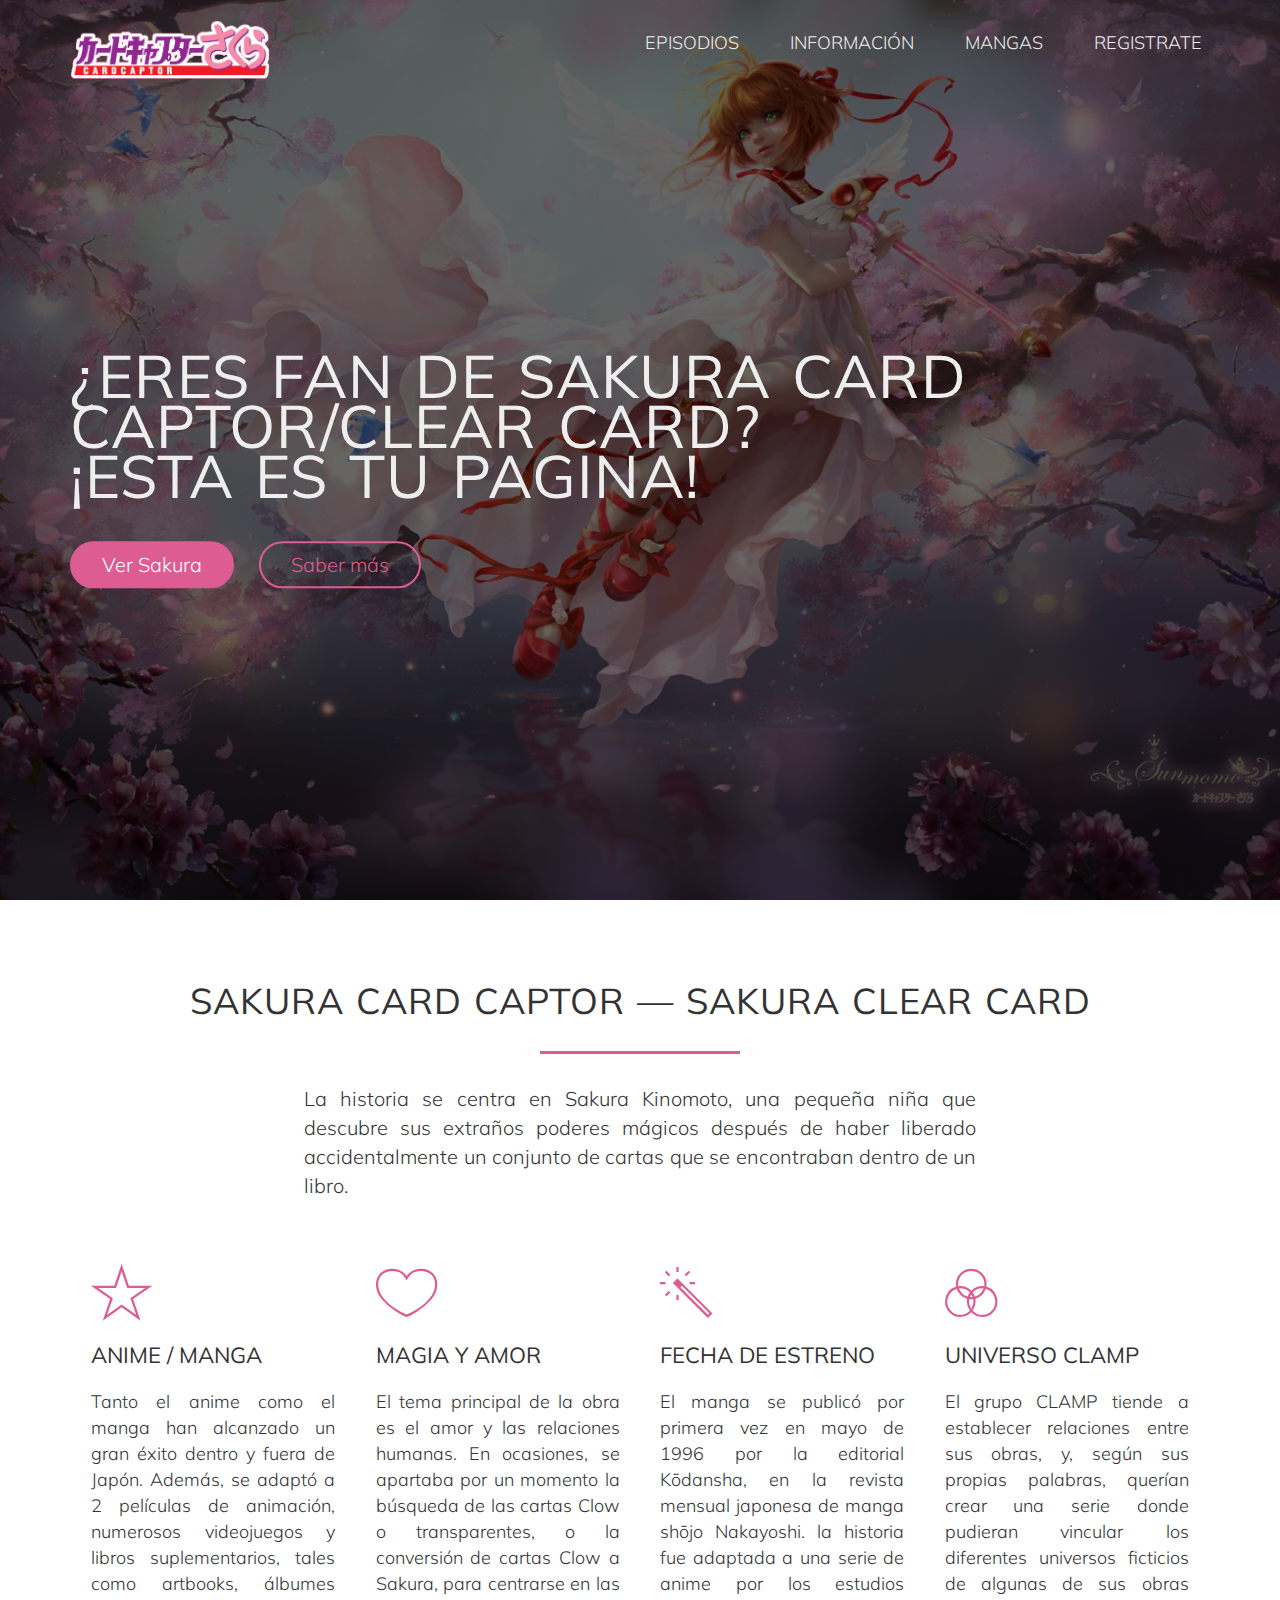
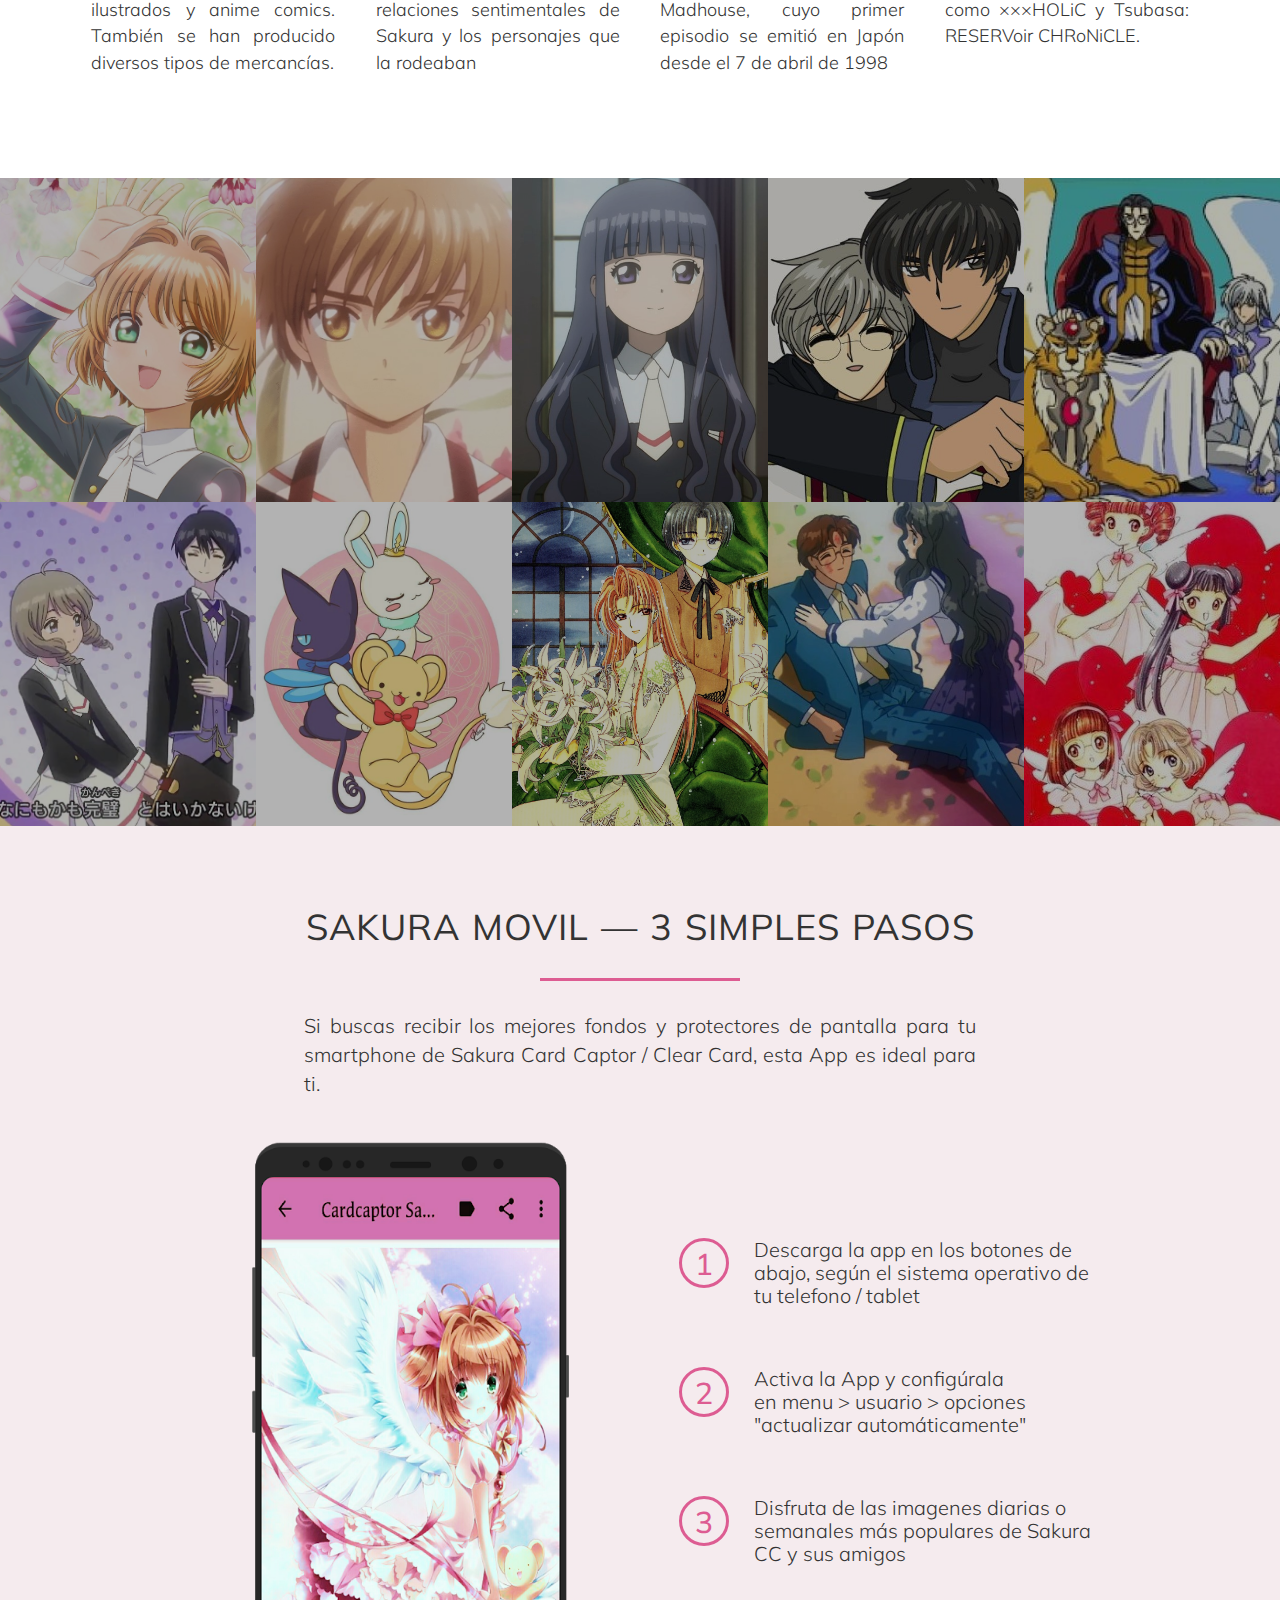
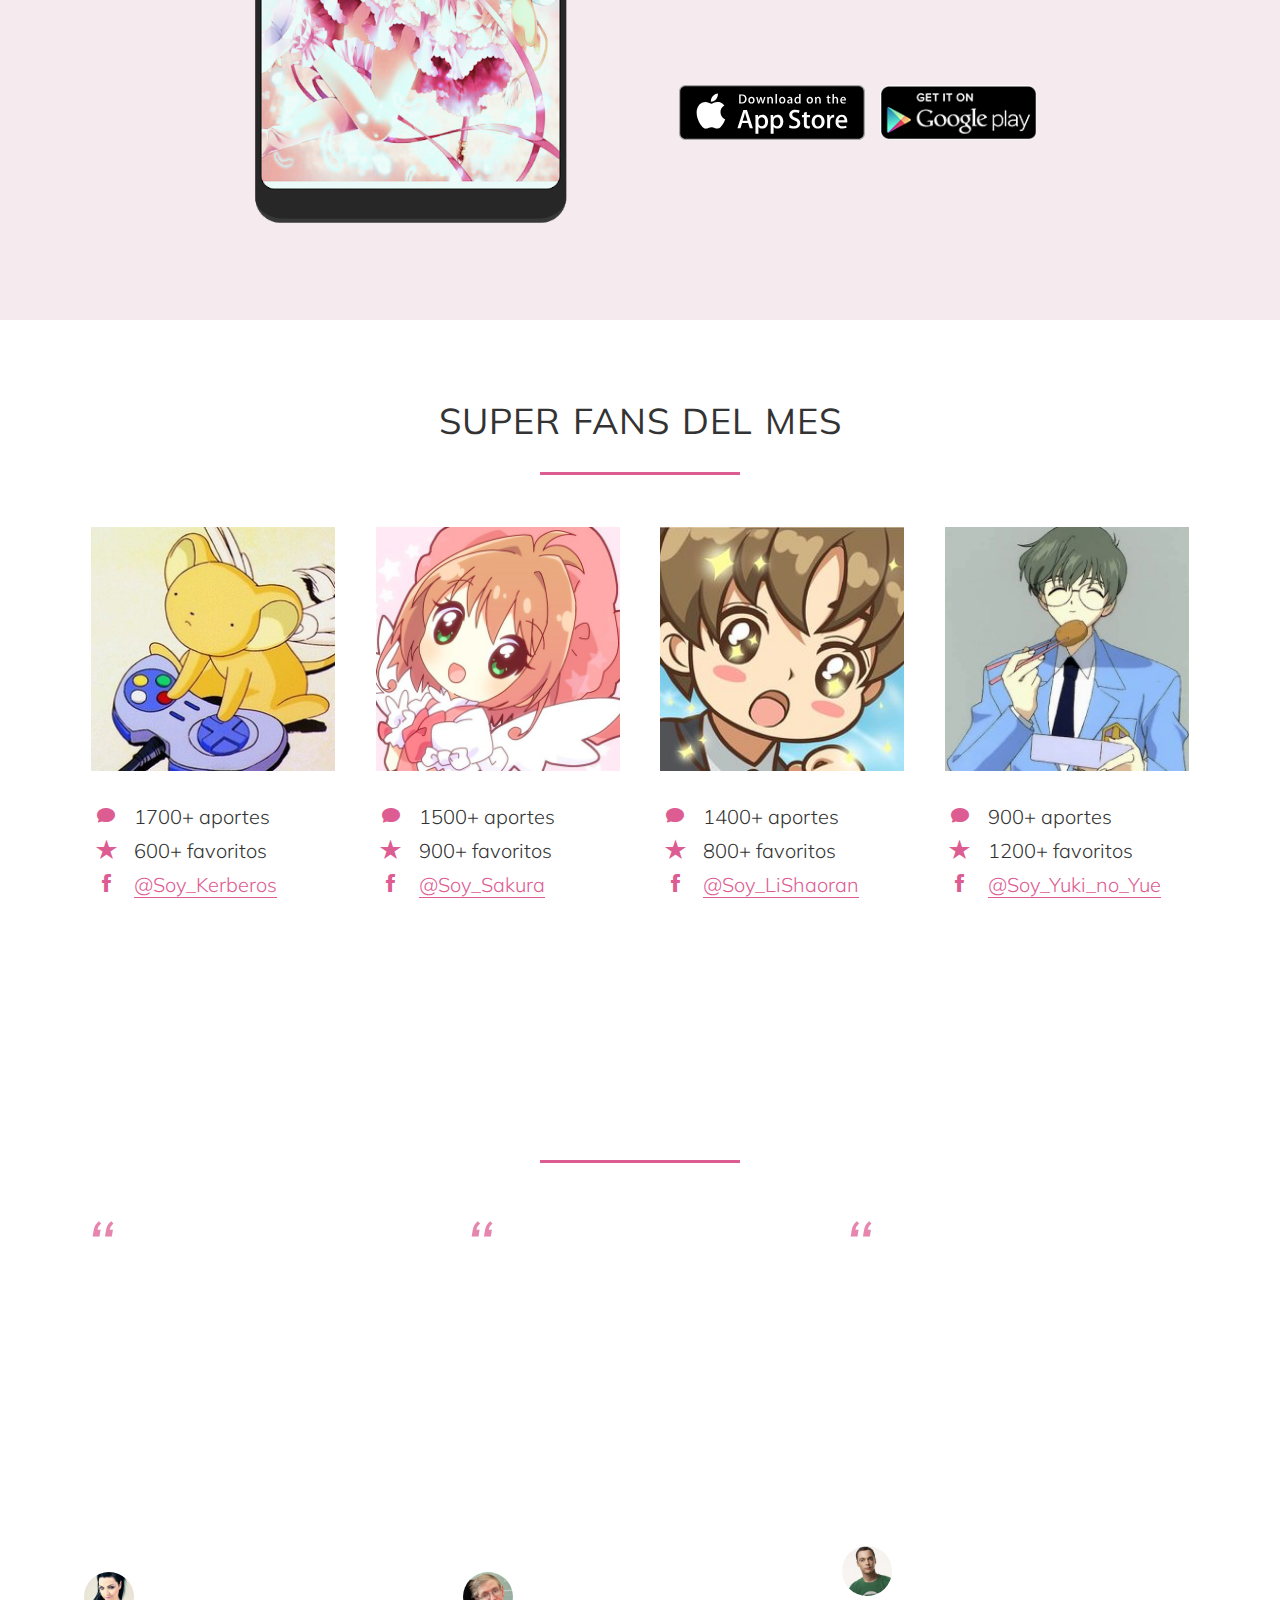
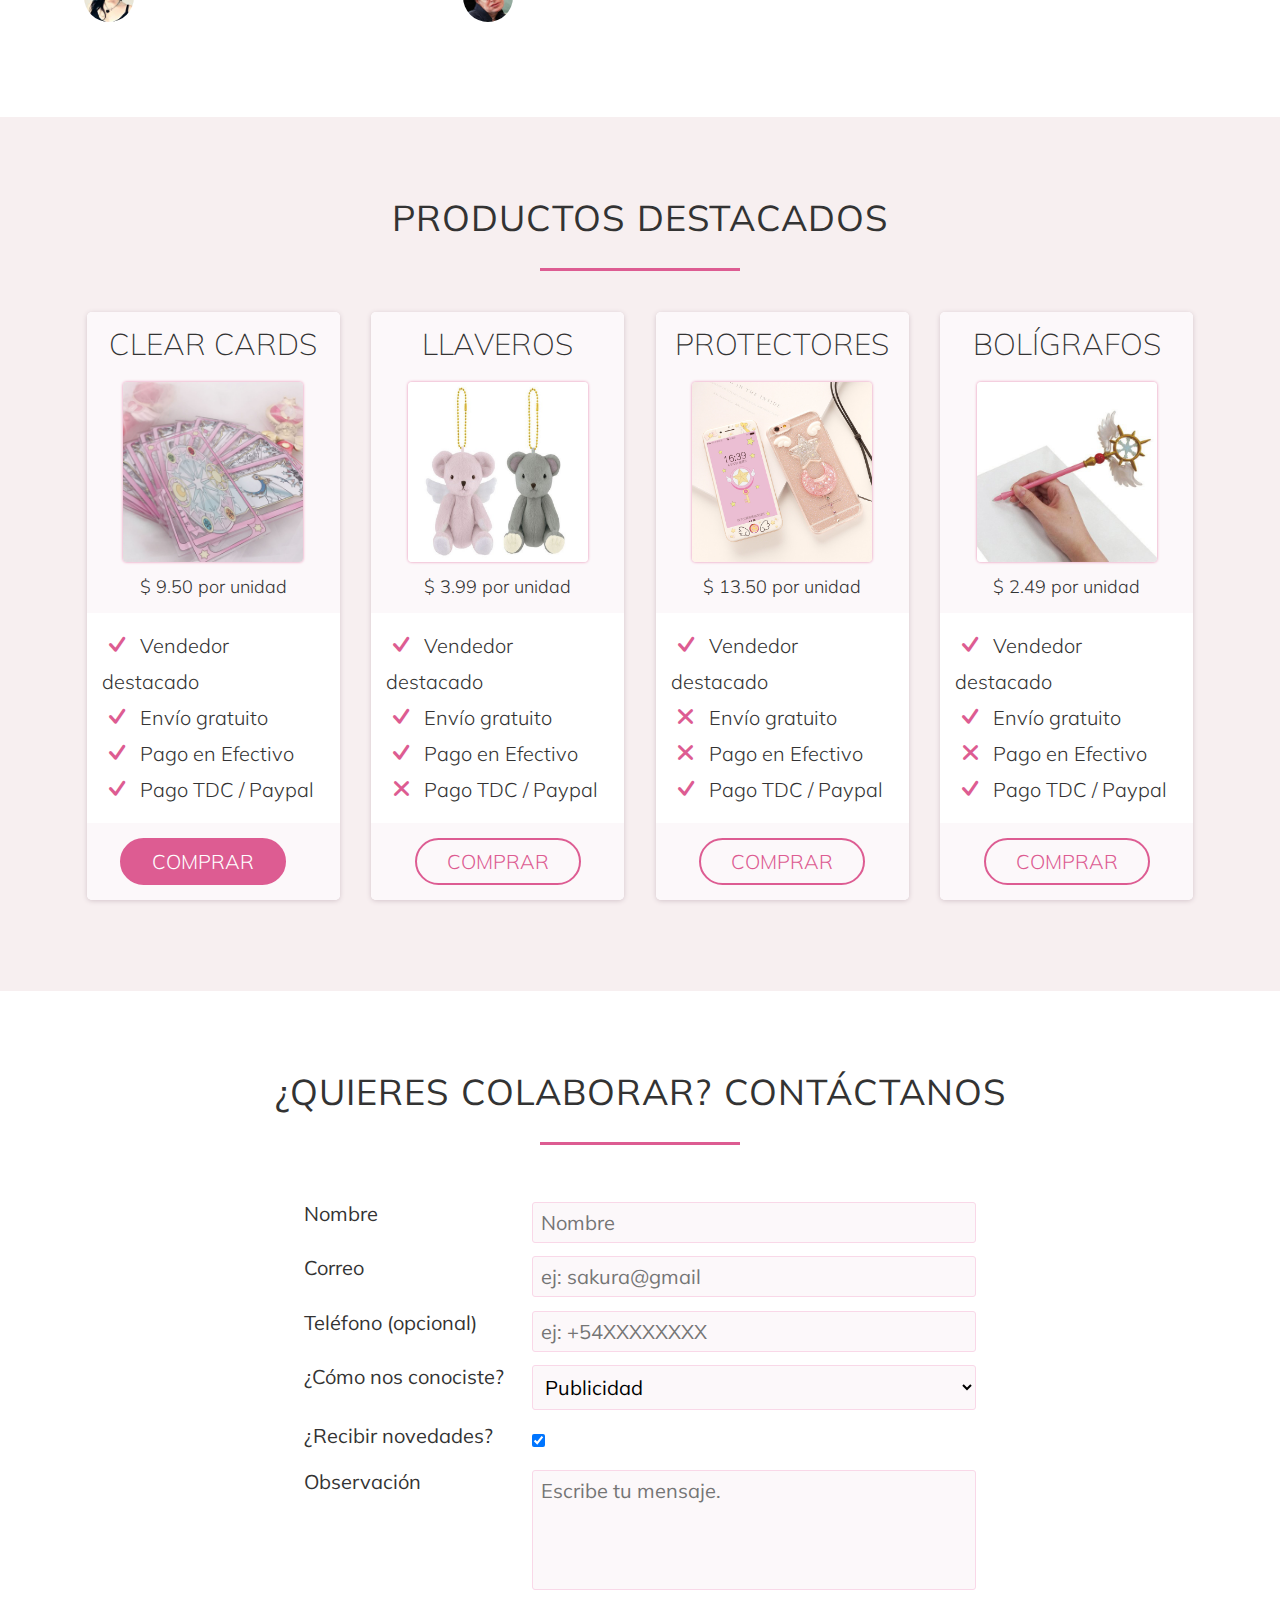
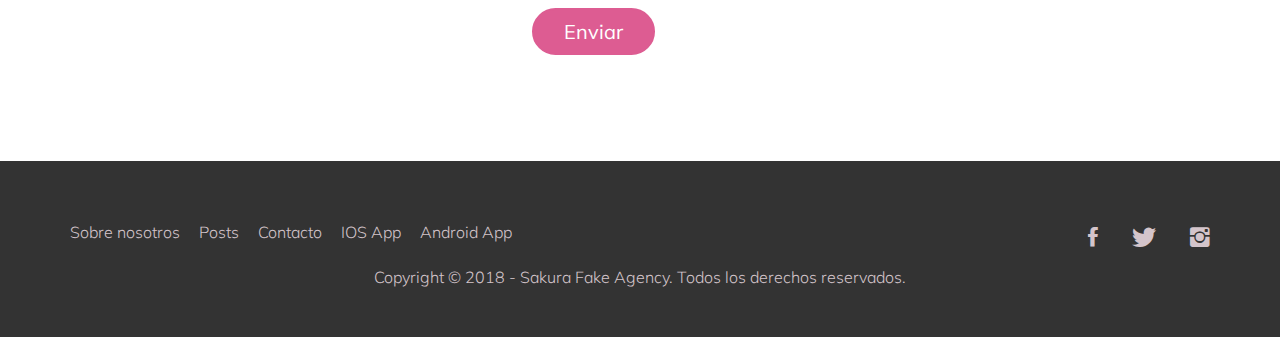
<file: projects/sakura-fanpage/index.html>
<!DOCTYPE html>
<html>
    <head>
        <link href="https://fonts.googleapis.com/css?family=Muli:200,300,400,600,500i" rel="stylesheet">
        <link rel="stylesheet" type="text/css" href="vendors/css/grid.css">
        <link rel="stylesheet" type="text/css" href="vendors/css/ionicons.min.css">
        <link rel="stylesheet" type="text/css" href="vendors/css/normalize.css">
        <link rel="stylesheet" type="text/css" href="resources/css/style.css">
        <link rel="stylesheet" type="text/css" href="resources/css/queries.css">
        <title>Sakura</title>
        <meta name="viewport" content="width=device-width, initial-scale=1, shrink-to-fit=no">
    </head>

    <body>
        <header>
            <nav class="row">
                <img src="resources/img/letras-logo.png" alt="sakura logo" class="logo">
                <ul class="main-nav">
                        <li><a href="#">Episodios</a></li>
                        <li><a href="#">Información</a></li>
                        <li><a href="#">Mangas</a></li>
                        <li><a href="#">Registrate</a></li>
                    </ul>
            </nav>
            
            <div class="opening-section">
                <h1>¿Eres fan de sakura card captor/clear card? <br> ¡Esta es tu pagina!</h1>
                <a class="btn btn-full" href="#">Ver Sakura</a>
                <a class="btn btn-ghost" href="#">Saber más</a>
            </div>

        </header>
        <section class="section-features">
            <div class="row">
                <h2>Sakura Card Captor  &mdash; Sakura Clear Card</h2>
                <p class="long-copy">La historia se centra en Sakura Kinomoto, una pequeña niña que descubre sus extraños poderes mágicos después de haber liberado accidentalmente un conjunto de cartas que se encontraban dentro de un libro.</p>
            </div>
            <div class="row">
                <div class="col span-1-of-4 box">
                    <i class="ion-ios-star-outline icon-big"></i>
                    <h3>Anime / Manga</h3>
                    <p>Tanto el anime como el manga han alcanzado un gran éxito dentro y fuera de Japón. Además, se adaptó a 2 películas de animación, numerosos videojuegos y libros suplementarios, tales como artbooks, álbumes ilustrados y anime comics. También se han producido diversos tipos de mercancías.</p>
                </div>
                <div class="col span-1-of-4 box">
                    <i class="ion-ios-heart-outline icon-big"></i>
                    <h3>Magia y Amor</h3>
                    <p>El tema principal de la obra es el amor y las relaciones humanas.​ En ocasiones, se apartaba por un momento la búsqueda de las cartas Clow o transparentes, o la conversión de cartas Clow a Sakura, para centrarse en las relaciones sentimentales de Sakura y los personajes que la rodeaban</p>
                </div>
                <div class="col span-1-of-4 box">
                    <i class="ion-ios-color-wand-outline icon-big"></i>
                    <h3>Fecha de Estreno</h3>
                    <p>El manga se publicó por primera vez en mayo de 1996 por la editorial Kōdansha, en la revista mensual japonesa de manga shōjo Nakayoshi. la historia fue adaptada a una serie de anime por los estudios Madhouse, cuyo primer episodio se emitió en Japón desde el 7 de abril de 1998</p>
                </div>
                <div class="col span-1-of-4 box">
                    <i class="ion-ios-color-filter-outline icon-big"></i>
                    <h3>Universo CLAMP</h3>
                    <p>El grupo CLAMP tiende a establecer relaciones entre sus obras, y, según sus propias palabras, querían crear una serie donde pudieran vincular los diferentes universos ficticios de algunas de sus obras como ×××HOLiC y Tsubasa: RESERVoir CHRoNiCLE.</p>
                </div>
            </div>
        </section>

        <section class="section-img">
            <ul class="list-img clearfix">
                <li>
                    <figure class="fig-img">
                        <img src="resources/img/sakkinomoto.jpg" alt="">
                    </figure>
                </li><li>
                    <figure class="fig-img">
                        <img src="resources/img/lishaoran.jpg" alt="">
                    </figure>
                </li><li>
                    <figure class="fig-img">
                        <img src="resources/img/tomoyo.jpg" alt="">
                    </figure>
                </li><li>
                    <figure class="fig-img">
                        <img src="resources/img/toyayuki.jpg" alt="">
                    </figure>
                </li><li>
                    <figure class="fig-img">
                        <img src="resources/img/kebyue.jpg" alt="">
                    </figure>
                </li>           
            </ul>
            <ul class="list-img clearfix">
                <li>
                    <figure class="fig-img">
                        <img src="resources/img/kaitoakiho.jpg" alt="">
                    </figure>
                </li>
                <li>
                    <figure class="fig-img">
                        <img src="resources/img/3g.jpg" alt="">
                    </figure>
                </li>
                <li>
                    <figure class="fig-img">
                        <img src="resources/img/eyk.jpg" alt="">
                    </figure>
                </li>
                <li>
                    <figure class="fig-img">
                        <img src="resources/img/nadeshiko-fjitaka.jpg" alt="">
                    </figure>
                </li>
                <li>
                    <figure class="fig-img">
                        <img src="resources/img/chicas.jpg" alt="">
                    </figure>
                </li>
               
            </ul>
        </section>
        <section class="section-steps">
            <div class="row">
                <h2>Sakura Movil &mdash; 3 simples pasos</h2>
                <p class="long-copy">Si buscas recibir los mejores fondos y protectores de pantalla para tu smartphone de Sakura Card Captor / Clear Card, esta App es ideal para ti.</p>
            </div>
            <div class="row">
                <div class="col span-1-of-2 step-box">
                    <img src="resources/img/img-app.png" alt="App para smartphone" class="app-img">
                </div>
                <div class="col span-1-of-2 step-box">
                    <div class="steps">
                        <div>1</div>
                        <p>Descarga la app en los botones de abajo, según el sistema operativo de tu telefono / tablet</p>
                    </div>
                    <div class="steps">
                        <div>2</div>
                        <p>Activa la App y configúrala <br> en menu > usuario > opciones "actualizar automáticamente"</p>
                    </div>
                    <div class="steps">
                        <div>3</div>
                        <p>Disfruta de las imagenes diarias o semanales más populares de Sakura CC y sus amigos</p>
                    </div>
                    <a href="#" class="btn-app">
                        <img src="resources/img/download-app.svg" alt="App store btn">
                    </a>
                    <a href="#" class="btn-app">
                        <img src="resources/img/download-app-android.png" alt="play store btn">
                    </a>
                </div>
            </div>
        </section>
        <section class="section-cities">
            <div class="row">
                <h2>Super Fans del mes</h2>
            </div>
            <div class="row">
                <div class="col span-1-of-4 box">
                    <img src="resources/img/user1.jpg" alt="">
                    <h3></h3>
                    <div class="icon-text">
                        <i class="ion-ios-chatbubble"></i>
                        1700+ aportes
                    </div>
                    <div class="icon-text">
                        <i class="ion-ios-star"></i>
                        600+ favoritos
                    </div>
                    <div class="icon-text">
                        <i class="ion-social-facebook"></i>
                        <a href="#">@Soy_Kerberos</a>
                    </div>
                </div>
                <div class="col span-1-of-4 box">
                    <img src="resources/img/user2.jpg" alt="">
                    <h3></h3>
                    <div class="icon-text">
                        <i class="ion-ios-chatbubble"></i>
                        1500+ aportes
                    </div>
                    <div class="icon-text">
                        <i class="ion-ios-star"></i>
                        900+ favoritos
                    </div>
                    <div class="icon-text">
                        <i class="ion-social-facebook"></i>
                        <a href="#">@Soy_Sakura</a>
                    </div>
                </div>
                <div class="col span-1-of-4 box">
                    <img src="resources/img/user3.jpg" alt="">
                    <h3></h3>
                    <div class="icon-text">
                        <i class="ion-ios-chatbubble"></i>
                        1400+ aportes
                    </div>
                    <div class="icon-text">
                        <i class="ion-ios-star"></i>
                        800+ favoritos
                    </div>
                    <div class="icon-text">
                        <i class="ion-social-facebook"></i>
                        <a href="#">@Soy_LiShaoran</a>
                    </div>
                </div>
                <div class="col span-1-of-4 box">
                    <img src="resources/img/user4.jpg" alt="">
                    <h3></h3>
                    <div class="icon-text">
                        <i class="ion-ios-chatbubble"></i>
                        900+ aportes
                    </div>
                    <div class="icon-text">
                        <i class="ion-ios-star"></i>
                        1200+ favoritos
                    </div>
                    <div class="icon-text">
                        <i class="ion-social-facebook"></i>
                        <a href="#">@Soy_Yuki_no_Yue</a>
                    </div>
                </div>

            </div>
        </section>

        <section class="section-comentarios">
            <div class="row">
                <h2>Opiniones destacadas</h2>
            </div>
            <div class="row">
                <div class="col span-1-of-3">
                    <blockquote>  
                            &nbsp; Es uno de esos animes que todos pueden disfrutar, independientemente de su edad y sexo. Si bien es un anime femenino mágico típico, la trama está realmente entrelazada con mucha comedia y romance. A menudo olvidas que estás mirando a alguien capturar cartas, más bien, vivirás la experiencia de una chica elemental no tan típica cuya vida fue cambiada de muchas maneras al encontrar las cartas.
                        <cite><img src="resources/img/autor1.jpg" alt="primer autor">Amy Lee</cite>
                    </blockquote>
                </div>
                <div class="col span-1-of-3">
                    <blockquote>  
                            &nbsp; Cardcaptor Sakura es quizás el mejor anime producido. Es más que solo un título que es influyente. Es un ejemplo de una serie que no tenía miedo a tomar riesgos y desafiar las convenciones comunes del género con el fin de maximizar la calidad. Y aunque puede parecer un anime de mahou shoujo estándar a primera vista, aquí hay mucha más profundidad de la que podría revelar una mirada superficial.
                        <cite><img src="resources/img/autor2.jpg" alt="segundo autor">Stephen Hawking</cite>
                    </blockquote>
                </div>
                <div class="col span-1-of-3">
                    <blockquote>  
                            &nbsp; Simplemente no hay forma de NO darle a Cardcaptor Sakura un 10. Los personajes son todos encantadores, el sistema de magia es interesante, la historia no se arrastra a pesar de la duración, tiene una buena mezcla de historias episódicas y crecimiento de sus personajes. ¿Cómo puede alguien odiar un show tan lindo? Yo ciertamente no puedo. Y aún no he oído hablar de alguien que lo haga.
                        <cite><img src="resources/img/autor3.jpg" alt="tercer autor">Sheldon Cooper</cite>
                    </blockquote>
                </div>
            </div>
        </section>
        <section class="section-productos">
            <div class="row">
                <h2>Productos destacados</h2>
            </div>
            <div class="row">
                <div class="col span-1-of-4">
                    <div class="box-productos">
                        <div>
                            <h3>Clear Cards</h3>
                            <img src="resources/img/producto4.jpg" alt="cartas" class="productos-img">
                            <p>$ 9.50 por unidad</p>
                        </div>
                        <div>
                            <ul>
                                <li><i class="ion-checkmark-round icon-small"></i>Vendedor destacado</li>
                                <li><i class="ion-checkmark-round icon-small"></i>Envío gratuito</li>
                                <li><i class="ion-checkmark-round icon-small"></i>Pago en Efectivo</li>
                                <li><i class="ion-checkmark-round icon-small"></i>Pago TDC / Paypal</li>
                            </ul>
                        </div>
                        <div>
                            <a href="#" class="btn btn-full">COMPRAR</a>
                        </div>
                    </div>
                </div>
                <div class="col span-1-of-4">
                    <div class="box-productos">
                        <div>
                            <h3>Llaveros</h3>
                            <img src="resources/img/producto1.jpg" alt="ositos" class="productos-img">
                            <p>$ 3.99 por unidad</p>
                        </div>
                        <div>
                            <ul>
                                <li><i class="ion-checkmark-round icon-small"></i>Vendedor destacado</li>
                                <li><i class="ion-checkmark-round icon-small"></i>Envío gratuito</li>
                                <li><i class="ion-checkmark-round icon-small"></i>Pago en Efectivo</li>
                                <li><i class="ion-close-round icon-small"></i>Pago TDC / Paypal</li>
                            </ul>
                        </div>
                        <div>
                            <a href="#" class="btn btn-ghost">COMPRAR</a>
                        </div>
                    </div>
                </div>
                <div class="col span-1-of-4">
                    <div class="box-productos">
                        <div>
                            <h3>Protectores</h3>
                            <img src="resources/img/producto2.jpg" alt="protectores de celu" class="productos-img">
                            <p>$ 13.50 por unidad</p>
                        </div>
                        <div>
                            <ul>
                                <li><i class="ion-checkmark-round icon-small"></i>Vendedor destacado</li>
                                <li><i class="ion-close-round icon-small"></i>Envío gratuito</li>
                                <li><i class="ion-close-round icon-small"></i>Pago en Efectivo</li>
                                <li><i class="ion-checkmark-round icon-small"></i>Pago TDC / Paypal</li>
                            </ul>
                        </div>
                        <div>
                            <a href="#" class="btn btn-ghost">COMPRAR</a>
                        </div>
                    </div>
                </div>
                <div class="col span-1-of-4">
                    <div class="box-productos">
                        <div>
                            <h3>Bolígrafos</h3>
                            <img src="resources/img/producto3.jpg" alt="boligrafos y plumas" class="productos-img">
                            <p>$ 2.49 por unidad</p>
                        </div>
                        <div>
                            <ul>
                                <li><i class="ion-checkmark-round icon-small"></i>Vendedor destacado</li>
                                <li><i class="ion-checkmark-round icon-small"></i>Envío gratuito</li>
                                <li><i class="ion-close-round icon-small"></i>Pago en Efectivo</li>
                                <li><i class="ion-checkmark-round icon-small"></i>Pago TDC / Paypal</li>
                            </ul>
                        </div>
                        <div>
                            <a href="#" class="btn btn-ghost">COMPRAR</a>
                        </div>
                    </div>
                </div>
            </div>
        </section>

        <section class="section-formulario">
            <div class="row">
                <h2>¿Quieres colaborar? Contáctanos</h2>
            </div>
            <div class="row">
                <form action="#" method="POST" class="zona-formulario">
                    <div class="row">
                        <div class="col span-1-of-3">
                            <label for="name">Nombre</label>
                        </div>
                        <div class="col span-2-of-3">
                            <input type="text" name="name" id="name" placeholder="Nombre" required>
                        </div>
                    </div>

                    <div class="row">
                        <div class="col span-1-of-3">
                            <label for="email">Correo</label>
                        </div>
                        <div class="col span-2-of-3">
                            <input type="email" name="email" id="email" placeholder="ej: sakura@gmail" required>
                        </div>
                    </div>

                    <div class="row">
                        <div class="col span-1-of-3">
                            <label for="telefono">Teléfono (opcional)</label>
                        </div>
                        <div class="col span-2-of-3">
                            <input type="tel" name="telefono" id="telefono" placeholder="ej: +54XXXXXXXX" required>
                        </div>
                    </div>

                    <div class="row">
                        <div class="col span-1-of-3">
                            <label for="find-us">¿Cómo nos conociste?</label>
                        </div>
                        <div class="col span-2-of-3">
                            <select name="find-us" id="find-us">
                                <option value="amigos">Recomendado por un amigo</option>
                                <option value="Publicidad" selected>Publicidad</option>
                                <option value="busqueda">Por cuenta propia</option>
                                <option value="redes">Redes sociales</option> 
                                <option value="otro">Otro</option>
                            </select>
                        </div>
                    </div>

                    <div class="row">
                        <div class="col span-1-of-3">
                            <label>¿Recibir novedades?</label>
                        </div>
                        <div class="col span-2-of-3">
                            <input type="checkbox" name="news" id="news" checked>
                        </div>
                    </div>

                    <div class="row">
                        <div class="col span-1-of-3">
                            <label>Observación</label>
                        </div>
                        <div class="col span-2-of-3">
                            <textarea name="message" placeholder="Escribe tu mensaje." id="message"></textarea>
                        </div>
                    </div>

                    <div class="row">
                        <div class="col span-1-of-3">
                            <label>&nbsp;</label>
                        </div>
                        <div class="col span-2-of-3">
                            <input type="submit" value="Enviar">
                        </div>
                    </div>
                </form>
            </div>
        </section>

        <footer>
            <div class="row margin-footer">
                <div class="col span-2-of-3">
                    <ul class="mini-nav">
                        <li><a href="#">Sobre nosotros</a></li>
                        <li><a href="#">Posts</a></li>
                        <li><a href="#">Contacto</a></li>
                        <li><a href="#">IOS App</a></li>
                        <li><a href="#">Android App</a></li>
                    </ul>
                </div>
                <div class="col span-1-of-3">
                    <ul class="mini-social">
                        <li><a href="#"><i class="ion-social-facebook"></i></a></li>
                        <li><a href="#"><i class="ion-social-twitter"></i></a></li>
                        <li><a href="#"><i class="ion-social-instagram"></i></a></li>
                    </ul>
                </div>
            </div>
            <div class="row">
                <p>Copyright &copy; 2018 - Sakura Fake Agency. Todos los derechos reservados.</p>
            </div>
        </footer>
    </body>
</html>


<!-- Sakura es un personaje de actitud alegre y divertida. Es muy atlética, y es miembro del equipo de animadoras de su escuela. Su famosa frase "Todo va a salir bien" le ayuda a sobrellevar innumerables pruebas y obstáculos, como también para dominar sus habilidades mágicas.-->
</file>
<file: projects/sakura-fanpage/vendors/css/grid.css>
/*  SECTIONS  ============================================================================= */

.section {
	clear: both;
	padding: 0px;
	margin: 0px;
}

/*  GROUPING  ============================================================================= */

.row {
    zoom: 1; /* For IE 6/7 (trigger hasLayout) */
}

.row:before,
.row:after {
    content:"";
    display:table;
}
.row:after {
    clear:both;
}

/*  GRID COLUMN SETUP   ==================================================================== */

.col {
	display: block;
	float:left;
	margin: 1% 0 1% 1.6%;
}

.col:first-child { margin-left: 0; } /* all browsers except IE6 and lower */


/*  REMOVE MARGINS AS ALL GO FULL WIDTH AT 480 PIXELS */

@media only screen and (max-width: 480px) {
	.col { 
		/*margin: 1% 0 1% 0%;*/
        margin: 0;
	}
}


/*  GRID OF TWO   ============================================================================= */


.span-2-of-2 {
	width: 100%;
}

.span-1-of-2 {
	width: 49.2%;
}

/*  GO FULL WIDTH AT LESS THAN 480 PIXELS */

@media only screen and (max-width: 480px) {
	.span-2-of-2 {
		width: 100%; 
	}
	.span-1-of-2 {
		width: 100%; 
	}
}


/*  GRID OF THREE   ============================================================================= */

	
.span-3-of-3 {
	width: 100%; 
}

.span-2-of-3 {
	width: 66.13%; 
}

.span-1-of-3 {
	width: 32.26%; 
}


/*  GO FULL WIDTH AT LESS THAN 480 PIXELS */

@media only screen and (max-width: 480px) {
	.span-3-of-3 {
		width: 100%; 
	}
	.span-2-of-3 {
		width: 100%; 
	}
	.span-1-of-3 {
		width: 100%;
	}
}

/*  GRID OF FOUR   ============================================================================= */

	
.span-4-of-4 {
	width: 100%; 
}

.span-3-of-4 {
	width: 74.6%; 
}

.span-2-of-4 {
	width: 49.2%; 
}

.span-1-of-4 {
	width: 23.8%; 
}


/*  GO FULL WIDTH AT LESS THAN 480 PIXELS */

@media only screen and (max-width: 480px) {
	.span-4-of-4 {
		width: 100%; 
	}
	.span-3-of-4 {
		width: 100%; 
	}
	.span-2-of-4 {
		width: 100%; 
	}
	.span-1-of-4 {
		width: 100%; 
	}
}


/*  GRID OF FIVE   ============================================================================= */

	
.span-5-of-5 {
	width: 100%;
}

.span-4-of-5 {
  	width: 79.68%; 
}

.span-3-of-5 {
  	width: 59.36%; 
}

.span-2-of-5 {
  	width: 39.04%;
}

.span-1-of-5 {
  	width: 18.72%;
}


/*  GO FULL WIDTH AT LESS THAN 480 PIXELS */

@media only screen and (max-width: 480px) {
	.span-5-of-5 {
		width: 100%; 
	}
	.span-4-of-5 {
		width: 100%; 
	}
	.span-3-of-5 {
		width: 100%; 
	}
	.span-2-of-5 {
		width: 100%; 
	}
	.span-1-of-5 {
		width: 100%; 
	}
}


/*  GRID OF SIX   ============================================================================= */


.span-6-of-6 {
	width: 100%;
}

.span-5-of-6 {
  	width: 83.06%;
}

.span-4-of-6 {
  	width: 66.13%;
}

.span-3-of-6 {
  	width: 49.2%;
}

.span-2-of-6 {
  	width: 32.26%;
}

.span-1-of-6 {
  	width: 15.33%;
}


/*  GO FULL WIDTH AT LESS THAN 480 PIXELS */

@media only screen and (max-width: 480px) {
	.span-6-of-6 {
		width: 100%; 
	}
	.span-5-of-6 {
		width: 100%; 
	}
	.span-4-of-6 {
		width: 100%; 
	}
	.span-3-of-6 {
		width: 100%; 
	}
	.span-2-of-6 {
		width: 100%; 
	}
	.span-1-of-6 {
		width: 100%; 
	}
}



/*  GRID OF SEVEN   ============================================================================= */


.span-7-of-7 {
	width: 100%;
}

.span-6-of-7 {
	width: 85.48%;
}

.span-5-of-7 {
  	width: 70.97%;
}

.span-4-of-7 {
  	width: 56.45%;
}

.span-3-of-7 {
  	width: 41.94%;
}

.span-2-of-7 {
  	width: 27.42%;
}

.span-1-of-7 {
  	width: 12.91%;
}


/*  GO FULL WIDTH AT LESS THAN 480 PIXELS */

@media only screen and (max-width: 480px) {
	.span-7-of-7 {
		width: 100%; 
	}
	.span-6-of-7 {
		width: 100%; 
	}
	.span-5-of-7 {
		width: 100%; 
	}
	.span-4-of-7 {
		width: 100%; 
	}
	.span-3-of-7 {
		width: 100%; 
	}
	.span-2-of-7 {
		width: 100%; 
	}
	.span-1-of-7 {
		width: 100%; 
	}
}


/*  GRID OF EIGHT   ============================================================================= */

	
.span-8-of-8 {
	width: 100%;
}

.span-7-of-8 {
	width: 87.3%; 
}

.span-6-of-8 {
	width: 74.6%; 
}

.span-5-of-8 {
	width: 61.9%; 
}

.span-4-of-8 {
	width: 49.2%; 
}

.span-3-of-8 {
	width: 36.5%;
}

.span-2-of-8 {
	width: 23.8%; 
}

.span-1-of-8 {
	width: 11.1%; 
}


/*  GO FULL WIDTH AT LESS THAN 480 PIXELS */

@media only screen and (max-width: 480px) {
	.span-8-of-8 {
		width: 100%; 
	}
	.span-7-of-8 {
		width: 100%; 
	}
	.span-6-of-8 {
		width: 100%; 
	}
	.span-5-of-8 {
		width: 100%; 
	}
	.span-4-of-8 {
		width: 100%; 
	}
	.span-3-of-8 {
		width: 100%; 
	}
	.span-2-of-8 {
		width: 100%; 
	}
	.span-1-of-8 {
		width: 100%; 
	}
}


/*  GRID OF NINE   ============================================================================= */


.span-9-of-9 {
	width: 100%;
}

.span-8-of-9 {
	width: 88.71%;
}

.span-7-of-9 {
	width: 77.42%; 
}

.span-6-of-9 {
	width: 66.13%; 
}

.span-5-of-9 {
	width: 54.84%; 
}

.span-4-of-9 {
	width: 43.55%; 
}

.span-3-of-9 {
	width: 32.26%;
}

.span-2-of-9 {
	width: 20.97%; 
}

.span-1-of-9 {
	width: 9.68%; 
}


/*  GO FULL WIDTH AT LESS THAN 480 PIXELS */

@media only screen and (max-width: 480px) {
	.span-9-of-9 {
		width: 100%; 
	}
	.span-8-of-9 {
		width: 100%; 
	}
	.span-7-of-9 {
		width: 100%; 
	}
	.span-6-of-9 {
		width: 100%; 
	}
	.span-5-of-9 {
		width: 100%; 
	}
	.span-4-of-9 {
		width: 100%; 
	}
	.span-3-of-9 {
		width: 100%; 
	}
	.span-2-of-9 {
		width: 100%; 
	}
	.span-1-of-9 {
		width: 100%; 
	}
}


/*  GRID OF TEN   ============================================================================= */


.span-10-of-10 {
	width: 100%;
}

.span-9-of-10 {
	width: 89.84%;
}

.span-8-of-10 {
	width: 79.68%;
}

.span-7-of-10 {
	width: 69.52%; 
}

.span-6-of-10 {
	width: 59.36%; 
}

.span-5-of-10 {
	width: 49.2%; 
}

.span-4-of-10 {
	width: 39.04%; 
}

.span-3-of-10 {
	width: 28.88%;
}

.span-2-of-10 {
	width: 18.72%; 
}

.span-1-of-10 {
	width: 8.56%; 
}


/*  GO FULL WIDTH AT LESS THAN 480 PIXELS */

@media only screen and (max-width: 480px) {
	.span-10-of-10 {
		width: 100%; 
	}
	.span-9-of-10 {
		width: 100%; 
	}
	.span-8-of-10 {
		width: 100%; 
	}
	.span-7-of-10 {
		width: 100%; 
	}
	.span-6-of-10 {
		width: 100%; 
	}
	.span-5-of-10 {
		width: 100%; 
	}
	.span-4-of-10 {
		width: 100%; 
	}
	.span-3-of-10 {
		width: 100%; 
	}
	.span-2-of-10 {
		width: 100%; 
	}
	.span-1-of-10 {
		width: 100%; 
	}
}


/*  GRID OF ELEVEN   ============================================================================= */

.span-11-of-11 {
	width: 100%;
}

.span-10-of-11 {
	width: 90.76%;
}

.span-9-of-11 {
	width: 81.52%;
}

.span-8-of-11 {
	width: 72.29%;
}

.span-7-of-11 {
	width: 63.05%; 
}

.span-6-of-11 {
	width: 53.81%; 
}

.span-5-of-11 {
	width: 44.58%; 
}

.span-4-of-11 {
	width: 35.34%; 
}

.span-3-of-11 {
	width: 26.1%;
}

.span-2-of-11 {
	width: 16.87%; 
}

.span-1-of-11 {
	width: 7.63%; 
}


/*  GO FULL WIDTH AT LESS THAN 480 PIXELS */

@media only screen and (max-width: 480px) {
	.span-11-of-11 {
		width: 100%; 
	}
	.span-10-of-11 {
		width: 100%; 
	}
	.span-9-of-11 {
		width: 100%; 
	}
	.span-8-of-11 {
		width: 100%; 
	}
	.span-7-of-11 {
		width: 100%; 
	}
	.span-6-of-11 {
		width: 100%; 
	}
	.span-5-of-11 {
		width: 100%; 
	}
	.span-4-of-11 {
		width: 100%; 
	}
	.span-3-of-11 {
		width: 100%; 
	}
	.span-2-of-11 {
		width: 100%; 
	}
	.span-1-of-11 {
		width: 100%; 
	}
}


/*  GRID OF TWELVE   ============================================================================= */

.span-12-of-12 {
	width: 100%;
}

.span-11-of-12 {
	width: 91.53%;
}

.span-10-of-12 {
	width: 83.06%;
}

.span-9-of-12 {
	width: 74.6%;
}

.span-8-of-12 {
	width: 66.13%;
}

.span-7-of-12 {
	width: 57.66%; 
}

.span-6-of-12 {
	width: 49.2%; 
}

.span-5-of-12 {
	width: 40.73%; 
}

.span-4-of-12 {
	width: 32.26%; 
}

.span-3-of-12 {
	width: 23.8%;
}

.span-2-of-12 {
	width: 15.33%; 
}

.span-1-of-12 {
	width: 6.86%; 
}


/*  GO FULL WIDTH AT LESS THAN 480 PIXELS */

@media only screen and (max-width: 480px) {
	.span-12-of-12 {
		width: 100%; 
	}
	.span-11-of-12 {
		width: 100%; 
	}
	.span-10-of-12 {
		width: 100%; 
	}
	.span-9-of-12 {
		width: 100%; 
	}
	.span-8-of-12 {
		width: 100%; 
	}
	.span-7-of-12 {
		width: 100%; 
	}
	.span-6-of-12 {
		width: 100%; 
	}
	.span-5-of-12 {
		width: 100%; 
	}
	.span-4-of-12 {
		width: 100%; 
	}
	.span-3-of-12 {
		width: 100%; 
	}
	.span-2-of-12 {
		width: 100%; 
	}
	.span-1-of-12 {
		width: 100%; 
	}
}
</file>
<file: projects/sakura-fanpage/resources/css/style.css>
/* --------------------#DD5C92--#3498DB-----rgb(255, 195, 220)-------------- */
/* ----------- basic setup --------------- */
/* --------------------------------------- */

* {
    margin: 0;
    padding: 0;
    box-sizing: border-box;
}

html{
    background-color: #fff;
    color: #333;
    font-family: 'Muli', sans-serif;
    font-size: 20px;
    font-weight: 300;
    text-rendering: optimizeLegibility;
}

.clearfix::after {
    display: block;
    content: '';
    clear: both;
}

/* --------------------------------------- */
/* --------- reusable components --------- */
/* --------------------------------------- */

.row {
    max-width: 1140px;
    margin: 0 auto;
}

section{
    padding: 80px;
}

.box {
    padding: 1%;
}

a:link,
a:visited {
    text-decoration: none;
    color: #dd5c92;
    border-bottom: 1px solid #dd5c92;
    transition: border-bottom 0.2s, color 0.2s;
}

a:hover,
a:active {
    color: #555;
    border-bottom: 1px solid transparent;
}

/* --------------headings----------------- */

h1,
h2,
h3 {
    font-weight: 400;
    text-transform: uppercase;
}

h1 {
    letter-spacing: 1px;
    word-spacing: 4px;
    line-height: 50px;
    color: #eee;
    font-size: 300%;
}

h2 {
    font-size: 180%;
    word-spacing: 2px;
    text-align: center;
    margin-bottom: 30px;
    letter-spacing: 1px;
}

h2:after {
    display: block;
    height: 3px;
    background-color: #dd5c92;
    content: " ";
    width: 200px;
    margin: 30px auto 0 auto;
}

h3 {
    font-size: 110%;
    margin-bottom: 20px;
}

.section-features .long-copy{
    margin-bottom: 30px;
}

/* ------------paragraphs------------- */

.long-copy{
    line-height: 145%;
    width: 60%;
    margin-left: 20%;
    margin-bottom: 10px;
    text-align: justify;  
}

.box p{
    font-size: 90%;
    line-height: 145%;
}

.section-features{
    text-align: justify;    
}

/* ---------------icons---------------- */

.icon-big {
    font-size: 350%;
    display: block;
    font-weight: 500;
    margin: 0 auto 10px auto;
    color: #dd5c92;
}


/* --------------------------------------- */
/* --------------- header ---------------- */
/* --------------------------------------- */

.opening-section {
    position: absolute;
    width: 1140px;
    top: 50%;
    left: 50%;
    transform: translate(-50%, -50%);
}

header {
    background-image: linear-gradient(rgba(0, 0, 0, 0.60), rgba(0, 0, 0, 0.60)), url(img/bc3.jpg);
    background-size: cover;
    background-position: top;
    background-attachment: fixed;
    height: 100vh;
}

/* --------------buttons----------------- */

.btn:link,
.btn:visited,
input[type=submit] {
    display: inline-block;
    padding: 10px 30px;
    border-radius: 200px;
    text-decoration: none;
    transition: background-color .3s, border .3s, color .2s
}

.btn:active,
.btn:hover,
input[type=submit]:hover,
input[type=submit]:active {
    background-color: #e686ae;
}

.btn-full:link,
.btn-full:visited,
input[type=submit] {
    background-color: #dd5c92;
    border: 2px solid #dd5c92;
    color: #fff;
    margin-right: 20px;
}

.btn-full:hover,
.btn-full:active,
input[type=submit]:hover,
input[type=submit]:active {
    border: 2px solid #e686ae;
    background-color: #e686ae;
    
    
}

.btn-ghost:link,
.btn-ghost:visited{
    border: 2px solid #dd5c92;
    color: #dd5c92;
}

.btn-ghost:hover,
.btn-ghost:active{
    border: 2px solid #e686ae;
    color: #fff;
}

/* --------------menu and logo----------------- */

.logo{
    width: 200px;
    height: auto;
    float: left;
    margin-top: 20px;
}

.main-nav{
    list-style: none;
    float: right;
    margin-top: 30px;
}

.main-nav li{
    display: inline-block;
    margin-left: 30px;
}

.main-nav li a:link,
.main-nav li a:visited{
    text-decoration: none;
    border-bottom: 2px solid transparent;
    padding: 8px;
    color: #eee;
    font-size: 90%;
    text-transform: uppercase;
    transition: border-bottom .3s;
}

.main-nav li a:hover,
.main-nav li a:active{
    border-bottom: 2px solid #dd5c92;
}

/* --------------------------------------- */
/* -------------- cuadrilla -------------- */
/* --------------------------------------- */

.section-img {
    padding: 0;
}

.list-img {
    list-style: none;
    width: 100%;
}

.list-img li {
    float: left;
    width: 20%;
    /* background-color: #000; */
}

.fig-img {
    width: 100%;
    margin: 0;
    overflow: hidden;

    background-color: #000;
}

.fig-img img {
    opacity: 0.7;
    width: 100%;
    transition: opacity 0.3s, transform 0.3s;
    transform: scale(1.10);
}

.fig-img img:hover {
    transform: scale(1.03);
    opacity: 1;
}

/* --------------------------------------- */
/* -------------- app -------------- */
/* --------------------------------------- */

.section-steps {
    background-color: #f5ebee;
}

.step-box:first-child{
    margin-top: 30px;
    text-align: right;
}

.step-box:last-child {
    margin-top: 130px;
    padding-left: 30px;
    padding-right: 100px;
}

.app-img{
    width: 80%;
}

.steps {
    margin-bottom: 60px;
}

.steps:last-of-type {
    margin-bottom: 120px;
}

.steps div {
    font-size: 150%;
    display: inline-block;
    border: 3px solid #dd5c92;
    color: #dd5c92;
    font-weight: 500;
    float: left;
    border-radius: 50%;
    height: 50px;
    width: 50px;
    padding: 6px;
    text-align: center;
    margin-right: 25px;
}


.btn-app:link,
.btn-app:visited {
    text-decoration: none;
    border-bottom: 0;
}

.btn-app img {
    height: 55px;
    width: auto;
    margin-right: 10px;
}

/* --------------------------------------- */
/* --------- usuarios destacados --------- */
/* --------------------------------------- */

.box img {
    width: 100%;
    margin-bottom: 10px;
}


.icon-text {
    margin-bottom: 6px;
}

.icon-text i {
    display: inline-block;
    width: 30px;
    text-align: center;
    font-size: 120%;
    line-height: 140%;
    color: #dd5c92;
    vertical-align: middle;
    margin-top: -6px;
    margin-right: 8px;
}

/* --------------------------------------- */
/* -------- comentarios destacados ------- */
/* --------------------------------------- */

.section-comentarios {
    text-align: justify;
    background-image: linear-gradient(rgba(0, 0, 0, 0.7),rgba(0, 0, 0, 0.7)), url(img/bc-opiniones3.jpg);
    background-size: cover;
    background-attachment: fixed;
    color: #fff;
}

blockquote {
    padding: 1%;
    line-height: 130%;
    position: relative;
    margin-top: 25px;
    font-style: italic;
}

blockquote::before {
    content: "\201C";
    color: #e686ae;
    font-size: 400%;
    vertical-align: middle;
}

cite {
    display: block;
    margin-top: 25px;
    font-size: 90%;
}

cite img {
    height: 50px;
    border-radius: 50%;
    vertical-align: middle;
    margin-right: 15px;
}

/* --------------------------------------- */
/* ---------- productos / ventas --------- */
/* --------------------------------------- */

.section-productos {
    background-color: #f7eff0;
}

.box-productos {
    background-color: #fff;
    border-radius: 5px;
    box-shadow: 0 1px 5px #d4c5cb;
    margin: 0 2.5%;
    width: 95%;
}

.box-productos div {
    padding: 15px;
}

.box-productos div:first-child {
    background-color: #fcf8fa;
    border-top-left-radius: 5px;
    border-top-right-radius: 5px;
}

.box-productos div:last-child {
    text-align: center;
    background-color: #fcf8fa;
    border-bottom-left-radius: 5px;
    border-bottom-right-radius: 5px;
}

.box-productos div h3 {
    font-size: 150%;
    text-align: center;
    font-weight: 200;
}

.box-productos div p {
    font-size: 90%;
    text-align: center;
}

.box-productos ul {
    list-style: none;
    line-height: 180%;
}

.productos-img {
    display: block;
    margin: 0 auto;
    margin-bottom: 15px;
    width: 180px;
    height: 180px;
    box-shadow: 0 0 3px #e686ae;
    border-radius: 4px;

}

.icon-small{
    display: inline-block;
    width: 30px;
    text-align: center;
    font-size: 100%;
    line-height: 140%;
    color: #dd5c92;
    vertical-align: middle;
    margin-top: -6px;
    margin-right: 8px;
}

/* --------------------------------------- */
/* -------------- formulario ------------- */
/* --------------------------------------- */

.zona-formulario {
    width: 60%;
    margin: 20px auto;
}

input[type=text],
input[type=email],
input[type=tel],
select,
textarea {
    width: 100%;
    padding: 8px;
    border-radius: 3px;
    background-color: #fcf8fa;
    border: solid 1px #f9d8e8;
}

textarea {
    resize: none;
    min-height: 120px;
}

input[type=checkbox] {
    margin: 10px 15px 10px 0;
}

*:focus {outline: none;}

label {
    font-weight: 400;
}

/* --------------------------------------- */
/* ---------------- footer --------------- */
/* --------------------------------------- */

footer {
    background-color: #333;
    color: #d4c5cb;
    padding: 50px;
    font-size: 80%;
}

.mini-nav {
    list-style: none;
    float: left;
}

.mini-social {
    list-style: none;
    float: right;
}

.mini-nav li {
    margin-right: 15px;
}

.mini-social li {
    margin-right: 30px;    
}

.mini-nav li,
.mini-social li {
    display: inline-block;
}

.mini-nav li:last-child,
.mini-social li:last-child {
    margin-right: 0;
}

.mini-nav li a:link,
.mini-nav li a:visited,
.mini-social li a:link,
.mini-social li a:visited {
    text-decoration: none;
    border: 0;
    transition: color 0.2s;
    color: #d4c5cb;    
}

.mini-nav li a:hover,
.mini-nav li a:active{
    color: #e686ae;
}

.mini-social li a:link,
.mini-social li a:visited {
    font-size: 160%;
    color: #d4c5cb;
    
}

.ion-social-facebook,
.ion-social-twitter,
.ion-social-googleplus,
.ion-social-instagram {
    transition: color 0.2s;
}

.ion-social-facebook:hover,
.ion-social-facebook:active {
    color: #3b5998;
}

.ion-social-twitter:hover, 
.ion-social-twitter:active {
    color: #00aced;
}

.ion-social-googleplus:hover,
.ion-social-googleplus:active {
    color: #dd4b39;
} 

.ion-social-instagram:hover,
.ion-social-instagram:active {
    color: #517fa4;
}


footer p {
    text-align: center;
    margin-top: 20px;
}

footer p:last-child {
    margin-top: 5px;
}
</file>
<file: projects/sakura-fanpage/resources/css/queries.css>
/* big tablets / 1200px */
@media only screen and (max-width: 1200px) {

    .opening-section {
        width: 100%;
        padding: 0 2%;
        font-size: 89%;
    }

    .row {
        padding: 0 2%;
    }

    h3 {
        text-align: left
    }
    
    .productos-img {
        width: 90%;
    }

    .box-productos div h3 {
        font-size: 110%
    }

    .box-productos div p {
        font-size: 80%
    }

    .box-productos div ul li {
        font-size: 90%;
    }

    .icon-small {

        width: 25px;
        margin-right: 6px;
        line-height: 120%;
    }

    h2 {
        font-size: 155%;
    }

    .icon-text {
        font-size: 85%;
    }

    .icon-text i {
        margin-right: 0;
    }

    .section-steps div:last-child {
        padding: 30px 30px 0 0;
    }
}

/* small tablets / big tablets */
@media only screen and (max-width: 1023px) {
    body{
        font-size: 17px;
    }
    section {
        padding: 50px 0;
    }
    footer {
        padding: 20px;
    }
    .mini-nav li {
        margin-right: 10px;
    }
    .long-copy {
        width: 80%;
        margin-left: 10%;
    }
    .box-productos {
        width: 100%; margin-left: 0;
    }
    .step-box:last-child {
        margin-top: 40px;
    }
    .section-steps div:last-child {
        padding: 30px 20px 0 0;
    }
    .logo {
        width: 180px;
    }
    .main-nav li {
        margin: 0;
    }
    .main-nav {
        font-size: 120%;
    }
    .btn-app img {
        height: 50px;
    }
    .box-productos div:last-of-type {
        padding: 10px auto;
    }
}



/* small phones / small tablets */
@media only screen and (max-width: 767px) {
    .body {
        font-size: 15px;
    }
    .mini-nav {
        display: none;
    }
    .mini-social {
        width: 80%; margin: 0 10%;
    }
    .col {
        width: 100%;
        margin: 0 0 4% 0;
    }
    .main-nav {
        display: none;
    }
    .btn-app img {
         height: 40px;
        }
    .section-steps div:last-child {
         padding:10px;
        }
    .step-box:first-child {
        margin-top: 10px;
    }
    .steps {
        margin-bottom: 40px;
    }
    .steps:last-of-type {
        margin-bottom: 60px;
    }

    h1 {
        font-size: 1.6em;
        line-height: 1.4;
    }

    h2 {
        font-size: 120%;
    }
    h2::after {
        margin-top: 20px;
    }

    .zona-formulario {
        width: 80%;
    }
}



/* small phones */
@media only screen and (max-width: 480px) {
    h1 {
        font-size: 1.4em;
        line-height: 1.4;
    }

    h2 {
        font-size: 110%;
    }
    h2::after {
        margin-top: 16px;
    }
}
</file>
